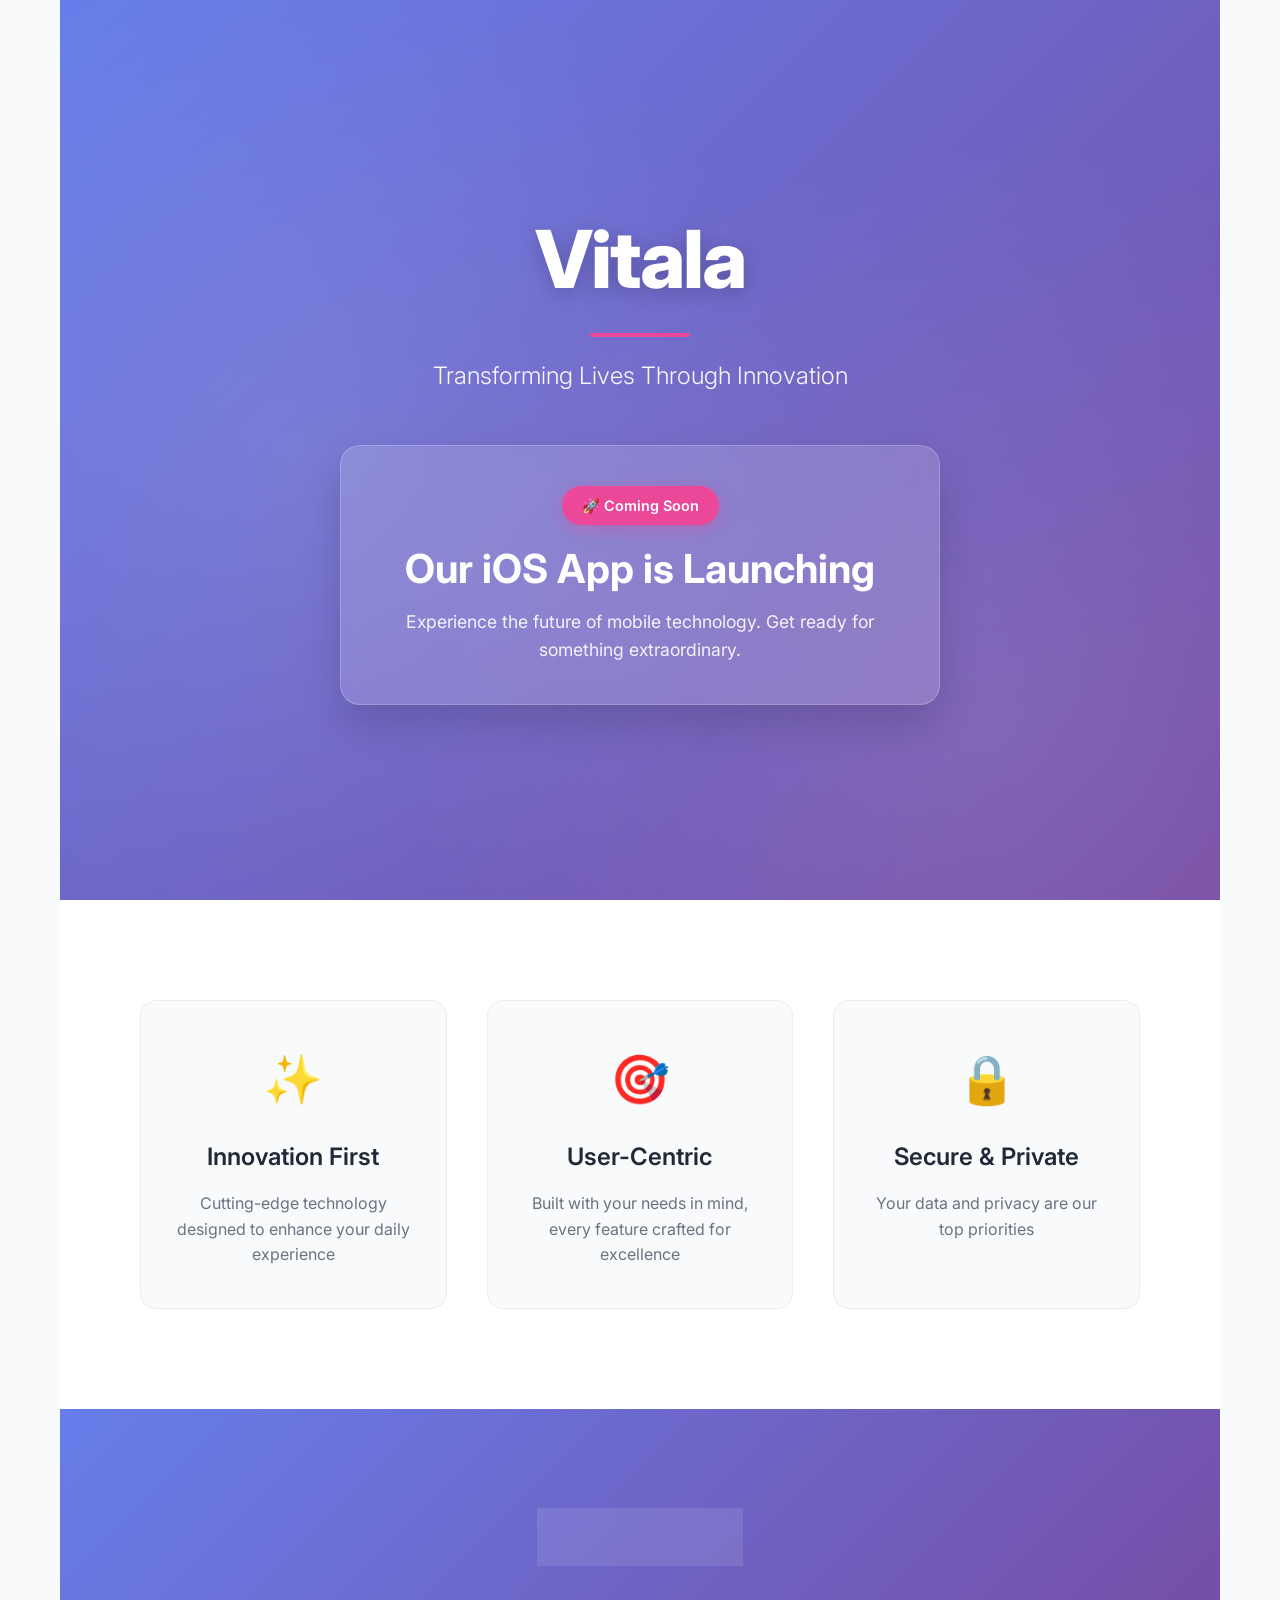
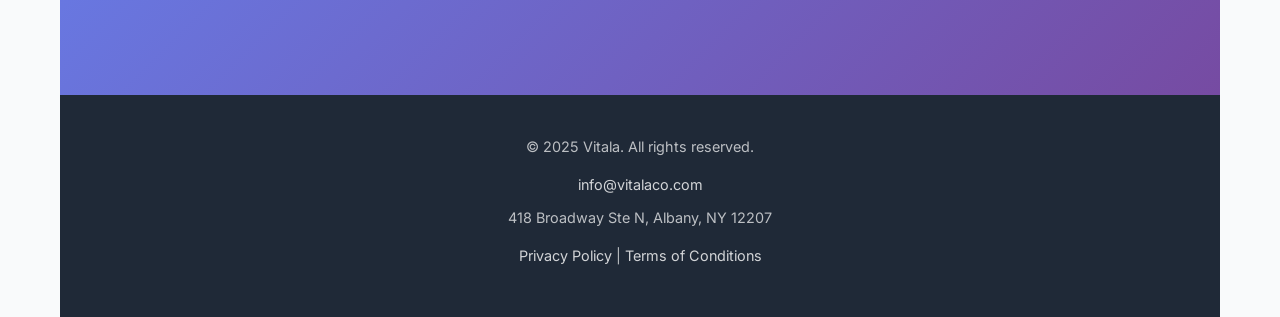
<file: index.html>
<!DOCTYPE html>
<html lang="en">
<head>
    <meta charset="UTF-8">
    <meta name="viewport" content="width=device-width, initial-scale=1.0">
    <title>Vitala - Coming Soon to iOS</title>
    <link rel="stylesheet" href="styles.css">
    <link rel="preconnect" href="https://fonts.googleapis.com">
    <link rel="preconnect" href="https://fonts.gstatic.com" crossorigin>
    <link href="https://fonts.googleapis.com/css2?family=Inter:wght@300;400;500;600;700;800&display=swap" rel="stylesheet">
</head>
<body>
    <div class="container">
        <!-- Hero Section -->
        <section class="hero">
            <div class="hero-content">
                <div class="logo-container">
                    <h1 class="logo">Vitala</h1>
                    <div class="logo-accent"></div>
                </div>
                <p class="tagline">Transforming Lives Through Innovation</p>
                <div class="announcement">
                    <div class="badge">🚀 Coming Soon</div>
                    <h2 class="announcement-title">Our iOS App is Launching</h2>
                    <p class="announcement-text">Experience the future of mobile technology. Get ready for something extraordinary.</p>
                </div>
            </div>
        </section>

        <!-- Features Section -->
        <section class="features">
            <div class="feature-grid">
                <div class="feature-card">
                    <div class="feature-icon">✨</div>
                    <h3>Innovation First</h3>
                    <p>Cutting-edge technology designed to enhance your daily experience</p>
                </div>
                <div class="feature-card">
                    <div class="feature-icon">🎯</div>
                    <h3>User-Centric</h3>
                    <p>Built with your needs in mind, every feature crafted for excellence</p>
                </div>
                <div class="feature-card">
                    <div class="feature-icon">🔒</div>
                    <h3>Secure & Private</h3>
                    <p>Your data and privacy are our top priorities</p>
                </div>
            </div>
        </section>

        <!-- CTA Section -->
        <section class="cta">
            <div class="contact-info">
                <a href="mailto:info@vitalaco.com" class="contact-email">info@vitalaco.com</a>
            </div>
        </section>

        <!-- Footer -->
        <footer>
            <p>&copy; 2025 Vitala. All rights reserved.</p>
            <p class="footer-contact"><a href="mailto:info@vitalaco.com">info@vitalaco.com</a></p>
            <p class="footer-address">418 Broadway Ste N, Albany, NY 12207</p>
            <p class="footer-links">
                <a href="privacy.html">Privacy Policy</a> | 
                <a href="terms.html">Terms of Conditions</a>
            </p>
        </footer>
    </div>

</body>
</html>
</file>
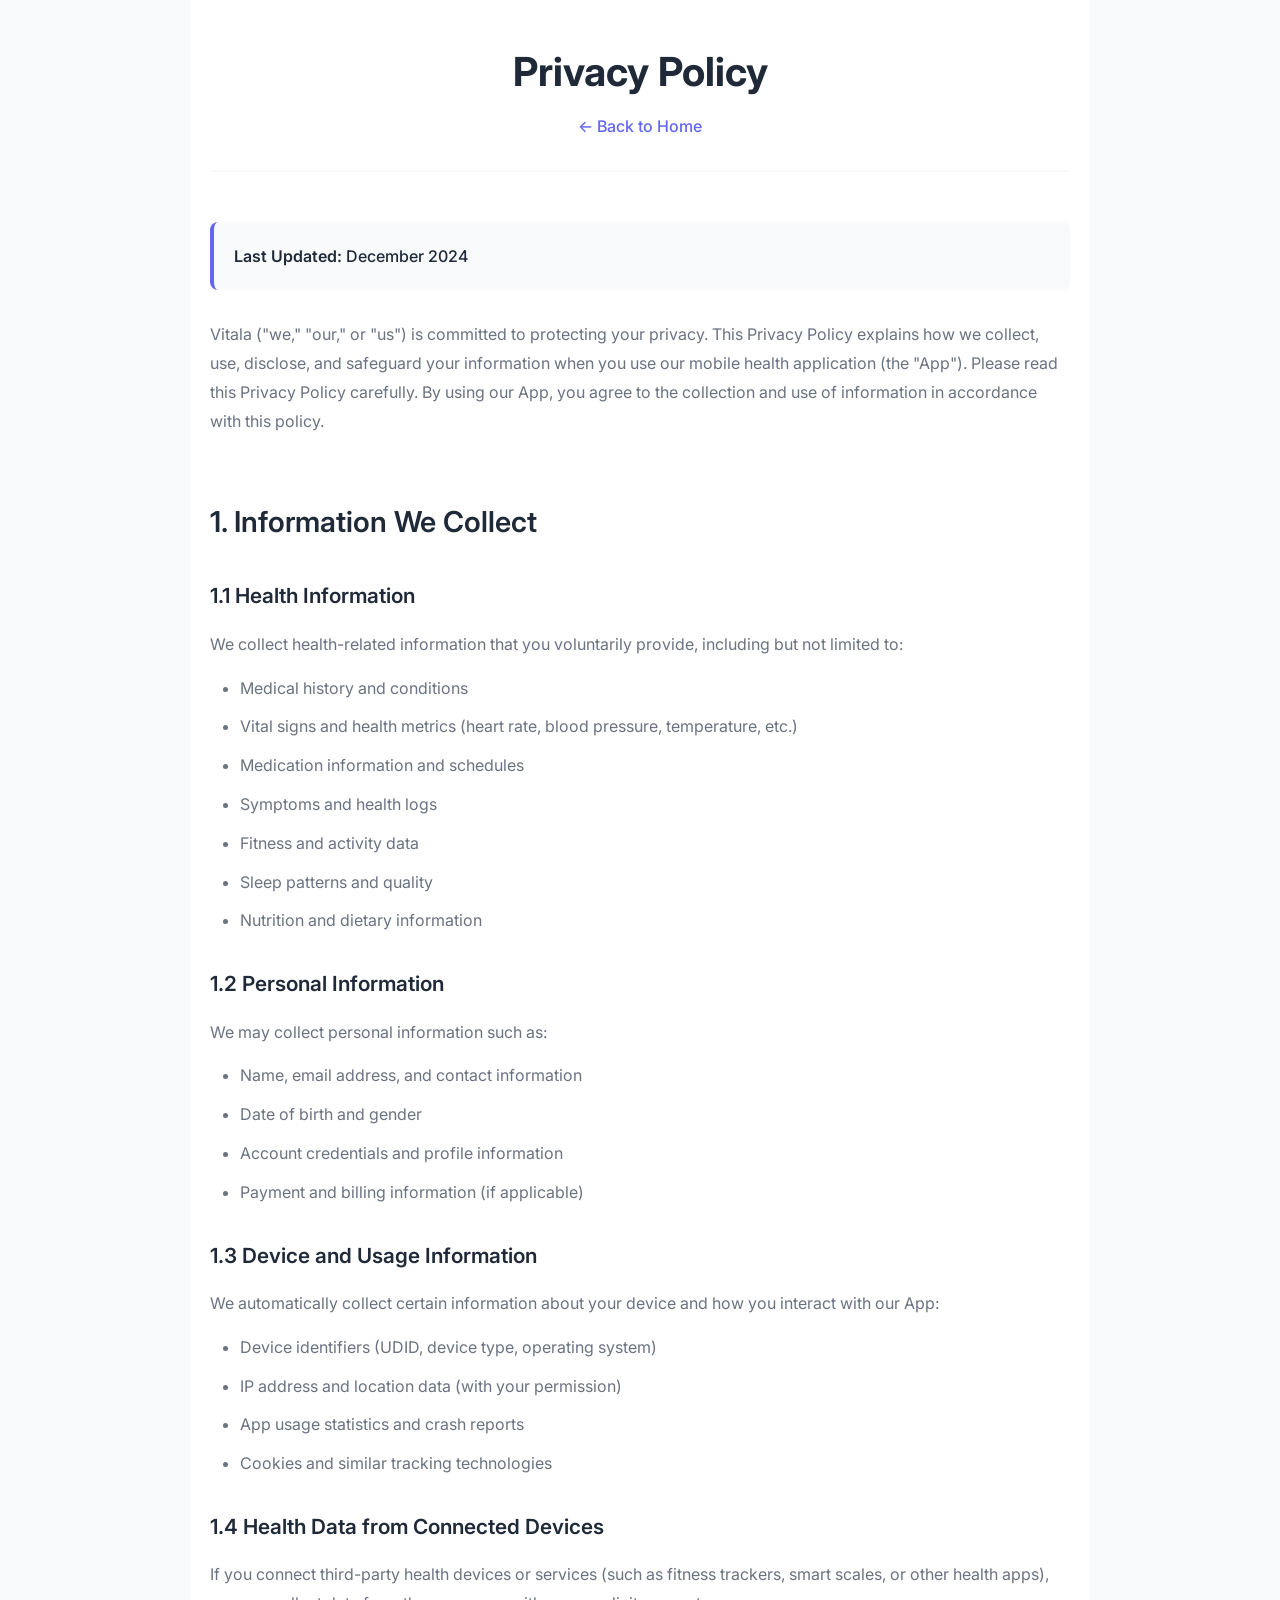
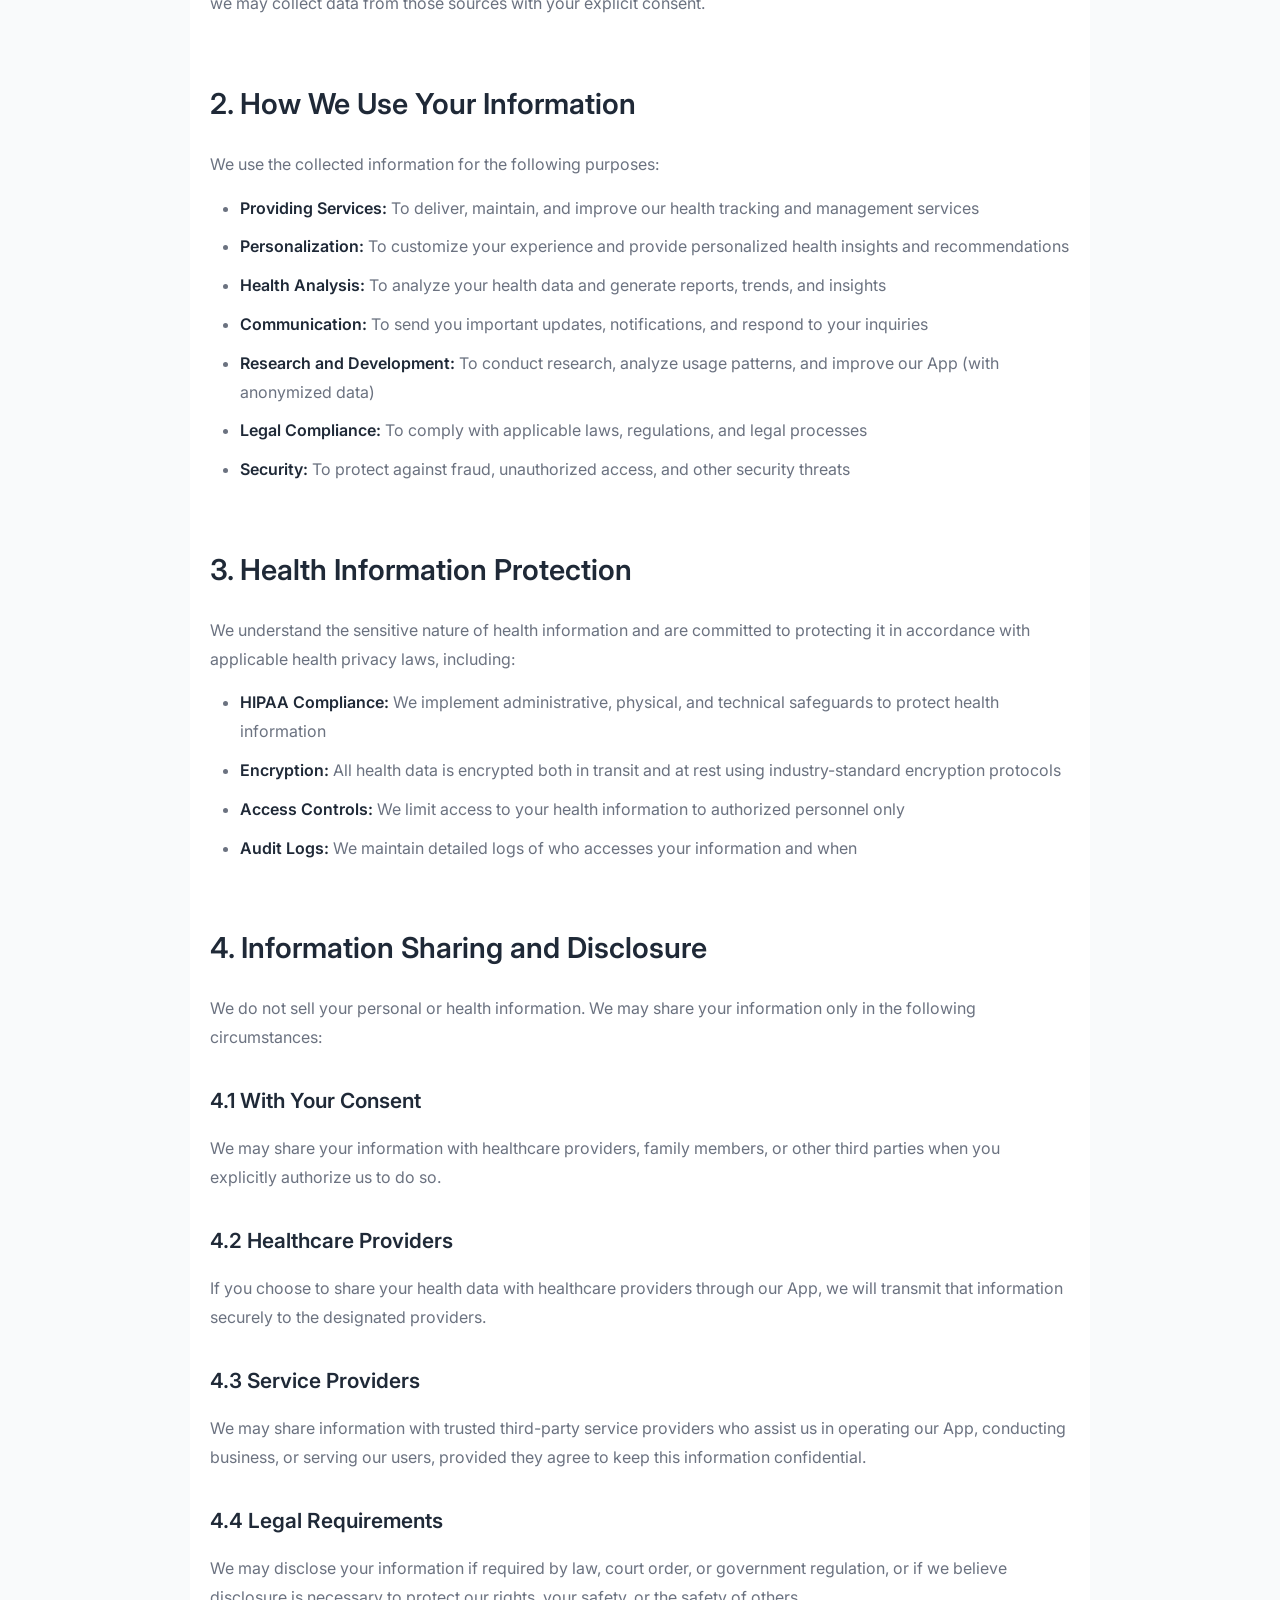
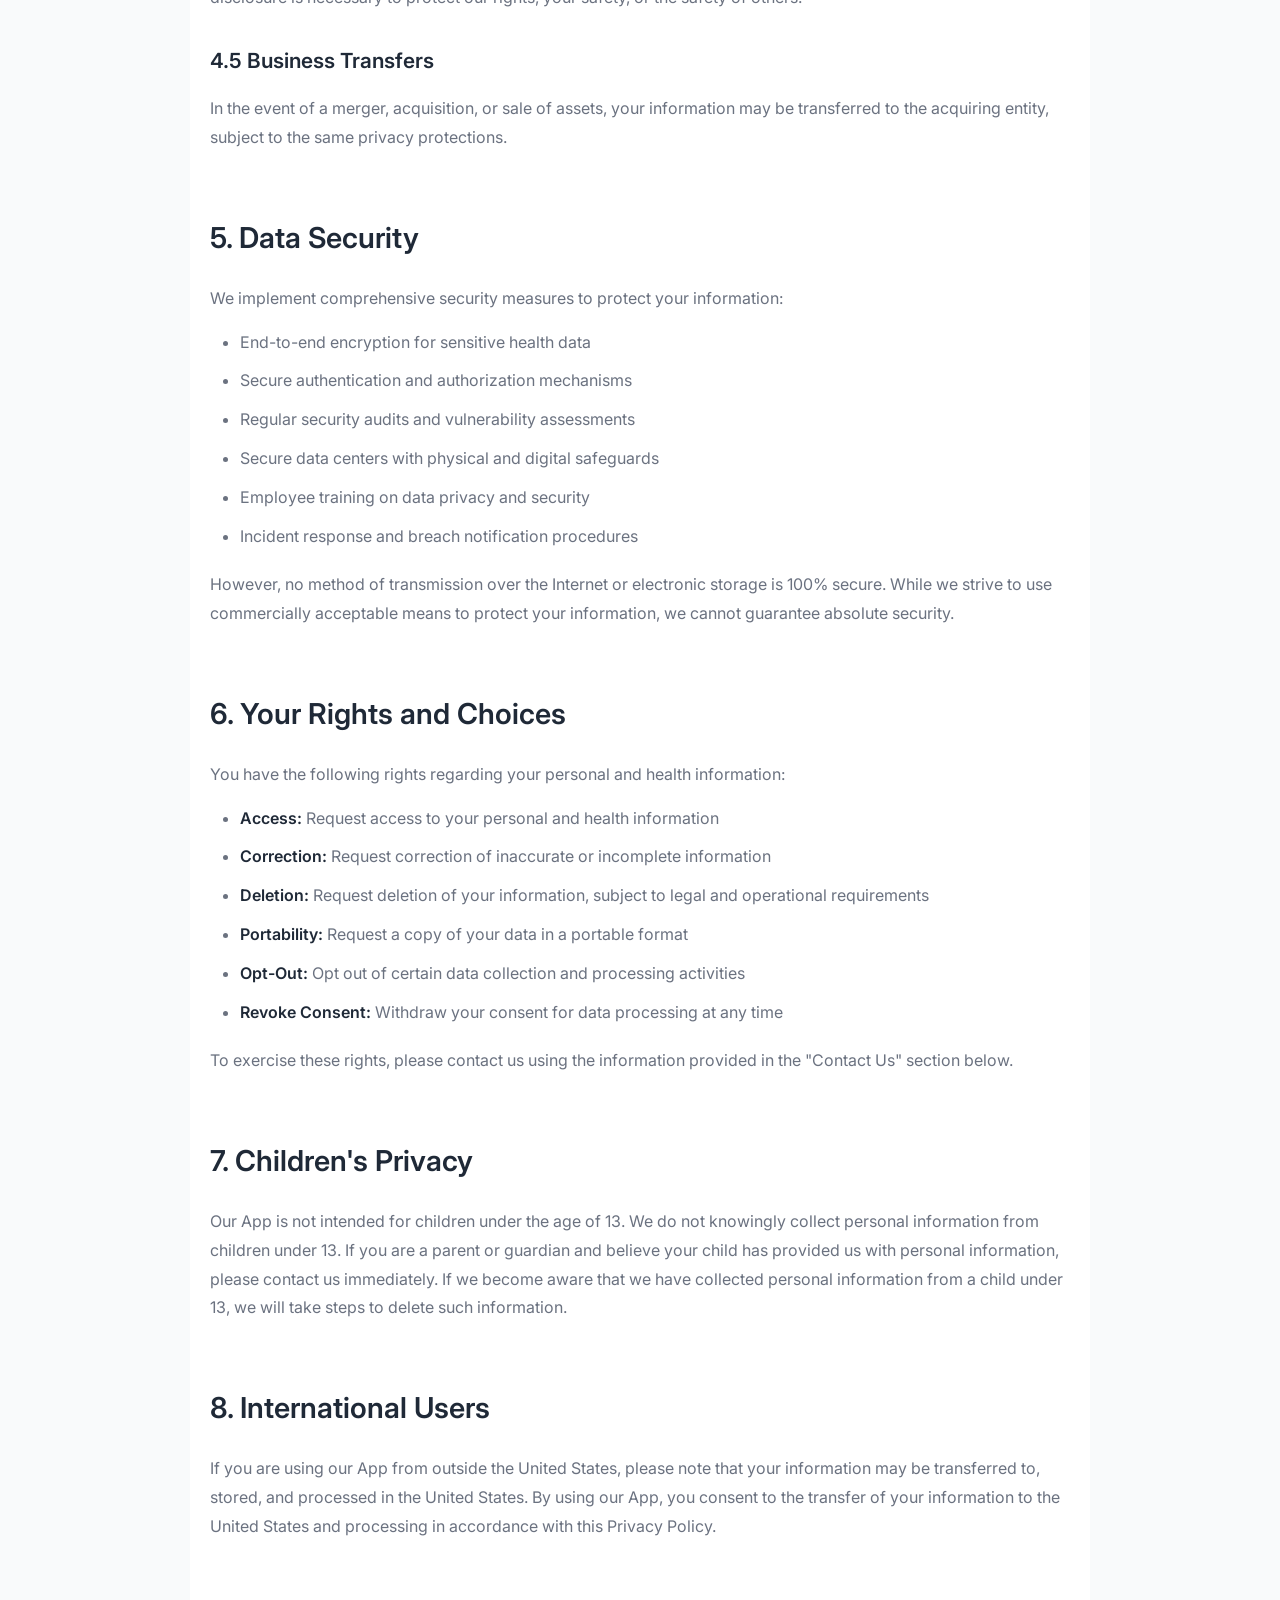
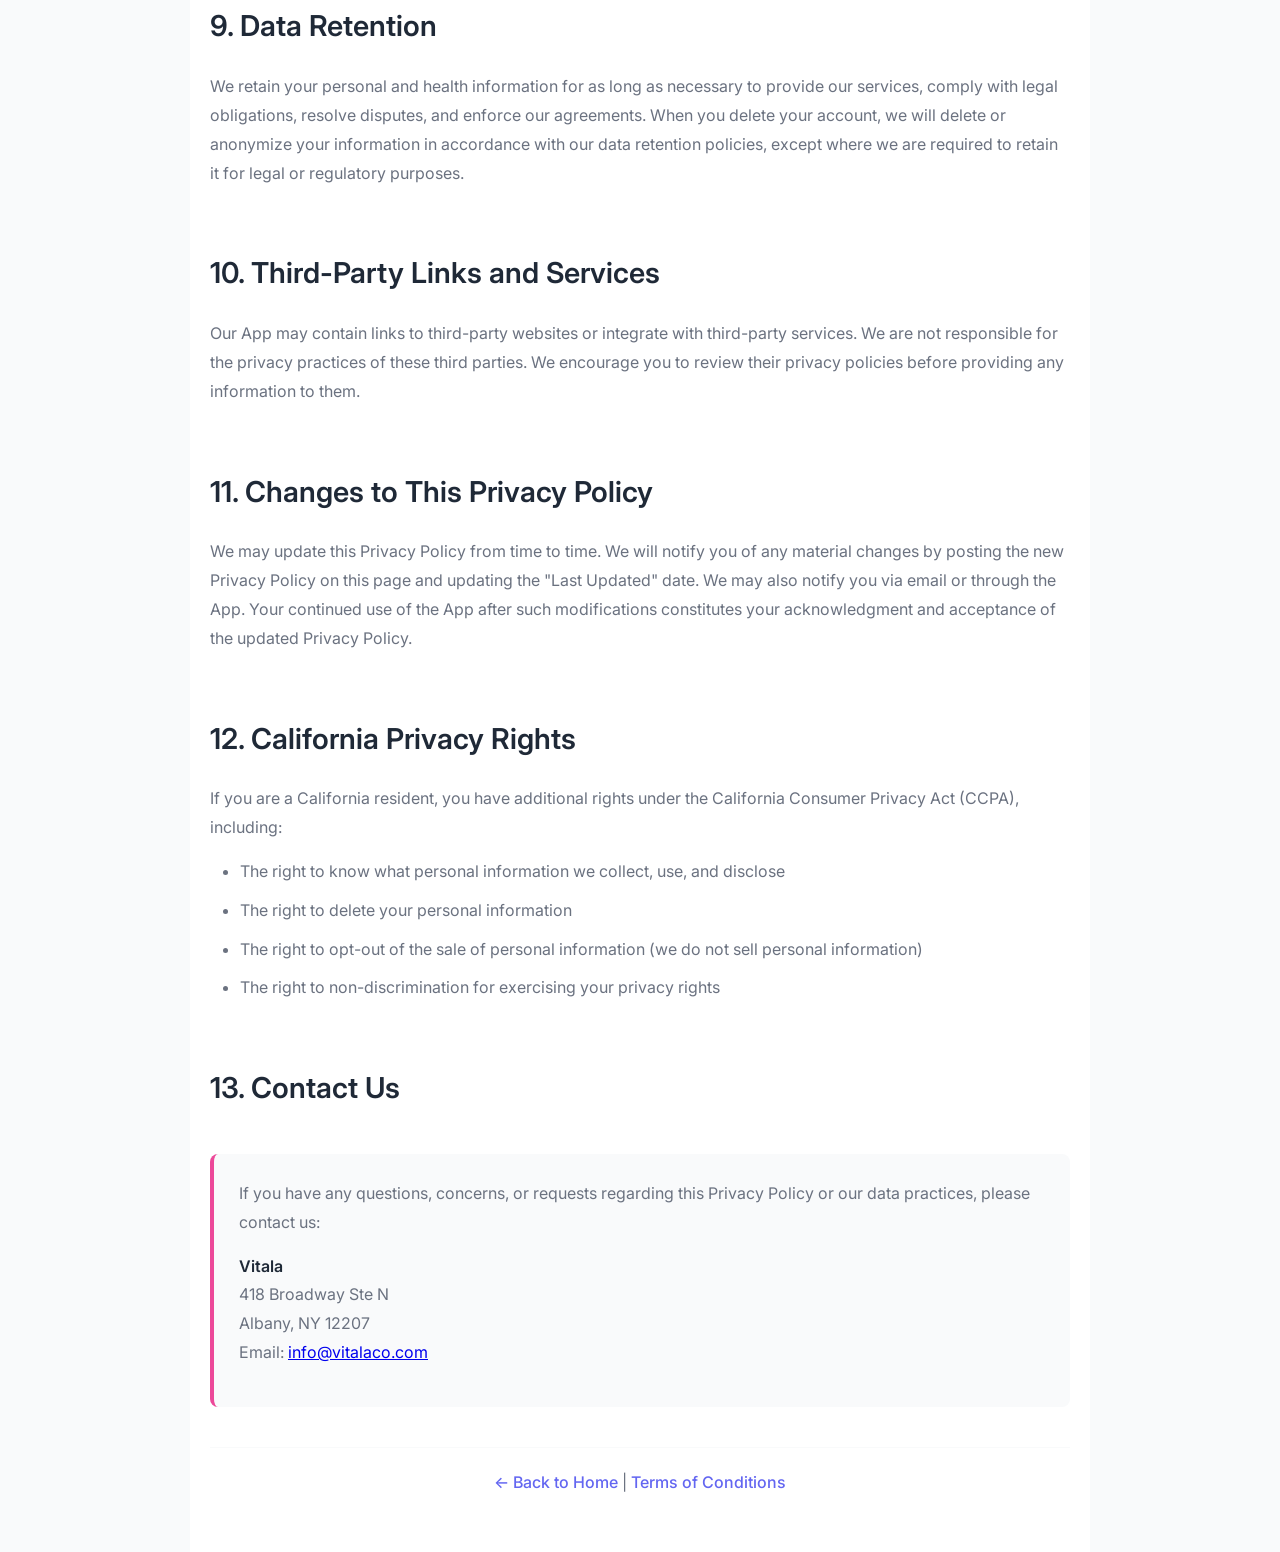
<file: privacy.html>
<!DOCTYPE html>
<html lang="en">
<head>
    <meta charset="UTF-8">
    <meta name="viewport" content="width=device-width, initial-scale=1.0">
    <title>Privacy Policy - Vitala</title>
    <link rel="stylesheet" href="styles.css">
    <link rel="preconnect" href="https://fonts.googleapis.com">
    <link rel="preconnect" href="https://fonts.gstatic.com" crossorigin>
    <link href="https://fonts.googleapis.com/css2?family=Inter:wght@300;400;500;600;700;800&display=swap" rel="stylesheet">
    <style>
        .privacy-container {
            max-width: 900px;
            margin: 0 auto;
            padding: 40px 20px;
            background: var(--white);
        }

        .privacy-header {
            text-align: center;
            margin-bottom: 50px;
            padding-bottom: 30px;
            border-bottom: 2px solid var(--bg-light);
        }

        .privacy-header h1 {
            font-size: 2.5rem;
            font-weight: 700;
            color: var(--text-primary);
            margin-bottom: 10px;
        }

        .privacy-header p {
            color: var(--text-secondary);
            font-size: 1rem;
        }

        .privacy-header a {
            color: var(--primary-color);
            text-decoration: none;
            font-weight: 500;
        }

        .privacy-header a:hover {
            text-decoration: underline;
        }

        .privacy-content {
            line-height: 1.8;
            color: var(--text-primary);
        }

        .privacy-content h2 {
            font-size: 1.8rem;
            font-weight: 600;
            color: var(--text-primary);
            margin-top: 40px;
            margin-bottom: 20px;
            padding-top: 20px;
        }

        .privacy-content h3 {
            font-size: 1.3rem;
            font-weight: 600;
            color: var(--text-primary);
            margin-top: 30px;
            margin-bottom: 15px;
        }

        .privacy-content p {
            margin-bottom: 15px;
            color: var(--text-secondary);
        }

        .privacy-content ul, .privacy-content ol {
            margin-bottom: 20px;
            padding-left: 30px;
            color: var(--text-secondary);
        }

        .privacy-content li {
            margin-bottom: 10px;
        }

        .privacy-content strong {
            color: var(--text-primary);
            font-weight: 600;
        }

        .last-updated {
            background: var(--bg-light);
            padding: 20px;
            border-radius: 8px;
            margin-bottom: 30px;
            border-left: 4px solid var(--primary-color);
        }

        .last-updated p {
            margin: 0;
            color: var(--text-primary);
            font-weight: 500;
        }

        .contact-box {
            background: var(--bg-light);
            padding: 25px;
            border-radius: 8px;
            margin-top: 40px;
            border-left: 4px solid var(--accent-color);
        }

        .contact-box h3 {
            margin-top: 0;
        }

        @media (max-width: 768px) {
            .privacy-header h1 {
                font-size: 2rem;
            }

            .privacy-content h2 {
                font-size: 1.5rem;
            }

            .privacy-content h3 {
                font-size: 1.1rem;
            }
        }
    </style>
</head>
<body>
    <div class="privacy-container">
        <div class="privacy-header">
            <h1>Privacy Policy</h1>
            <p><a href="index.html">← Back to Home</a></p>
        </div>

        <div class="privacy-content">
            <div class="last-updated">
                <p><strong>Last Updated:</strong> December 2024</p>
            </div>

            <p>Vitala ("we," "our," or "us") is committed to protecting your privacy. This Privacy Policy explains how we collect, use, disclose, and safeguard your information when you use our mobile health application (the "App"). Please read this Privacy Policy carefully. By using our App, you agree to the collection and use of information in accordance with this policy.</p>

            <h2>1. Information We Collect</h2>

            <h3>1.1 Health Information</h3>
            <p>We collect health-related information that you voluntarily provide, including but not limited to:</p>
            <ul>
                <li>Medical history and conditions</li>
                <li>Vital signs and health metrics (heart rate, blood pressure, temperature, etc.)</li>
                <li>Medication information and schedules</li>
                <li>Symptoms and health logs</li>
                <li>Fitness and activity data</li>
                <li>Sleep patterns and quality</li>
                <li>Nutrition and dietary information</li>
            </ul>

            <h3>1.2 Personal Information</h3>
            <p>We may collect personal information such as:</p>
            <ul>
                <li>Name, email address, and contact information</li>
                <li>Date of birth and gender</li>
                <li>Account credentials and profile information</li>
                <li>Payment and billing information (if applicable)</li>
            </ul>

            <h3>1.3 Device and Usage Information</h3>
            <p>We automatically collect certain information about your device and how you interact with our App:</p>
            <ul>
                <li>Device identifiers (UDID, device type, operating system)</li>
                <li>IP address and location data (with your permission)</li>
                <li>App usage statistics and crash reports</li>
                <li>Cookies and similar tracking technologies</li>
            </ul>

            <h3>1.4 Health Data from Connected Devices</h3>
            <p>If you connect third-party health devices or services (such as fitness trackers, smart scales, or other health apps), we may collect data from those sources with your explicit consent.</p>

            <h2>2. How We Use Your Information</h2>

            <p>We use the collected information for the following purposes:</p>
            <ul>
                <li><strong>Providing Services:</strong> To deliver, maintain, and improve our health tracking and management services</li>
                <li><strong>Personalization:</strong> To customize your experience and provide personalized health insights and recommendations</li>
                <li><strong>Health Analysis:</strong> To analyze your health data and generate reports, trends, and insights</li>
                <li><strong>Communication:</strong> To send you important updates, notifications, and respond to your inquiries</li>
                <li><strong>Research and Development:</strong> To conduct research, analyze usage patterns, and improve our App (with anonymized data)</li>
                <li><strong>Legal Compliance:</strong> To comply with applicable laws, regulations, and legal processes</li>
                <li><strong>Security:</strong> To protect against fraud, unauthorized access, and other security threats</li>
            </ul>

            <h2>3. Health Information Protection</h2>

            <p>We understand the sensitive nature of health information and are committed to protecting it in accordance with applicable health privacy laws, including:</p>
            <ul>
                <li><strong>HIPAA Compliance:</strong> We implement administrative, physical, and technical safeguards to protect health information</li>
                <li><strong>Encryption:</strong> All health data is encrypted both in transit and at rest using industry-standard encryption protocols</li>
                <li><strong>Access Controls:</strong> We limit access to your health information to authorized personnel only</li>
                <li><strong>Audit Logs:</strong> We maintain detailed logs of who accesses your information and when</li>
            </ul>

            <h2>4. Information Sharing and Disclosure</h2>

            <p>We do not sell your personal or health information. We may share your information only in the following circumstances:</p>

            <h3>4.1 With Your Consent</h3>
            <p>We may share your information with healthcare providers, family members, or other third parties when you explicitly authorize us to do so.</p>

            <h3>4.2 Healthcare Providers</h3>
            <p>If you choose to share your health data with healthcare providers through our App, we will transmit that information securely to the designated providers.</p>

            <h3>4.3 Service Providers</h3>
            <p>We may share information with trusted third-party service providers who assist us in operating our App, conducting business, or serving our users, provided they agree to keep this information confidential.</p>

            <h3>4.4 Legal Requirements</h3>
            <p>We may disclose your information if required by law, court order, or government regulation, or if we believe disclosure is necessary to protect our rights, your safety, or the safety of others.</p>

            <h3>4.5 Business Transfers</h3>
            <p>In the event of a merger, acquisition, or sale of assets, your information may be transferred to the acquiring entity, subject to the same privacy protections.</p>

            <h2>5. Data Security</h2>

            <p>We implement comprehensive security measures to protect your information:</p>
            <ul>
                <li>End-to-end encryption for sensitive health data</li>
                <li>Secure authentication and authorization mechanisms</li>
                <li>Regular security audits and vulnerability assessments</li>
                <li>Secure data centers with physical and digital safeguards</li>
                <li>Employee training on data privacy and security</li>
                <li>Incident response and breach notification procedures</li>
            </ul>

            <p>However, no method of transmission over the Internet or electronic storage is 100% secure. While we strive to use commercially acceptable means to protect your information, we cannot guarantee absolute security.</p>

            <h2>6. Your Rights and Choices</h2>

            <p>You have the following rights regarding your personal and health information:</p>
            <ul>
                <li><strong>Access:</strong> Request access to your personal and health information</li>
                <li><strong>Correction:</strong> Request correction of inaccurate or incomplete information</li>
                <li><strong>Deletion:</strong> Request deletion of your information, subject to legal and operational requirements</li>
                <li><strong>Portability:</strong> Request a copy of your data in a portable format</li>
                <li><strong>Opt-Out:</strong> Opt out of certain data collection and processing activities</li>
                <li><strong>Revoke Consent:</strong> Withdraw your consent for data processing at any time</li>
            </ul>

            <p>To exercise these rights, please contact us using the information provided in the "Contact Us" section below.</p>

            <h2>7. Children's Privacy</h2>

            <p>Our App is not intended for children under the age of 13. We do not knowingly collect personal information from children under 13. If you are a parent or guardian and believe your child has provided us with personal information, please contact us immediately. If we become aware that we have collected personal information from a child under 13, we will take steps to delete such information.</p>

            <h2>8. International Users</h2>

            <p>If you are using our App from outside the United States, please note that your information may be transferred to, stored, and processed in the United States. By using our App, you consent to the transfer of your information to the United States and processing in accordance with this Privacy Policy.</p>

            <h2>9. Data Retention</h2>

            <p>We retain your personal and health information for as long as necessary to provide our services, comply with legal obligations, resolve disputes, and enforce our agreements. When you delete your account, we will delete or anonymize your information in accordance with our data retention policies, except where we are required to retain it for legal or regulatory purposes.</p>

            <h2>10. Third-Party Links and Services</h2>

            <p>Our App may contain links to third-party websites or integrate with third-party services. We are not responsible for the privacy practices of these third parties. We encourage you to review their privacy policies before providing any information to them.</p>

            <h2>11. Changes to This Privacy Policy</h2>

            <p>We may update this Privacy Policy from time to time. We will notify you of any material changes by posting the new Privacy Policy on this page and updating the "Last Updated" date. We may also notify you via email or through the App. Your continued use of the App after such modifications constitutes your acknowledgment and acceptance of the updated Privacy Policy.</p>

            <h2>12. California Privacy Rights</h2>

            <p>If you are a California resident, you have additional rights under the California Consumer Privacy Act (CCPA), including:</p>
            <ul>
                <li>The right to know what personal information we collect, use, and disclose</li>
                <li>The right to delete your personal information</li>
                <li>The right to opt-out of the sale of personal information (we do not sell personal information)</li>
                <li>The right to non-discrimination for exercising your privacy rights</li>
            </ul>

            <h2>13. Contact Us</h2>

            <div class="contact-box">
                <p>If you have any questions, concerns, or requests regarding this Privacy Policy or our data practices, please contact us:</p>
                <p><strong>Vitala</strong><br>
                418 Broadway Ste N<br>
                Albany, NY 12207<br>
                Email: <a href="mailto:info@vitalaco.com">info@vitalaco.com</a></p>
            </div>

            <p style="margin-top: 40px; padding-top: 20px; border-top: 1px solid var(--bg-light); text-align: center; color: var(--text-secondary);">
                <a href="index.html" style="color: var(--primary-color); text-decoration: none; font-weight: 500;">← Back to Home</a> | 
                <a href="terms.html" style="color: var(--primary-color); text-decoration: none; font-weight: 500;">Terms of Conditions</a>
            </p>
        </div>
    </div>
</body>
</html>
</file>
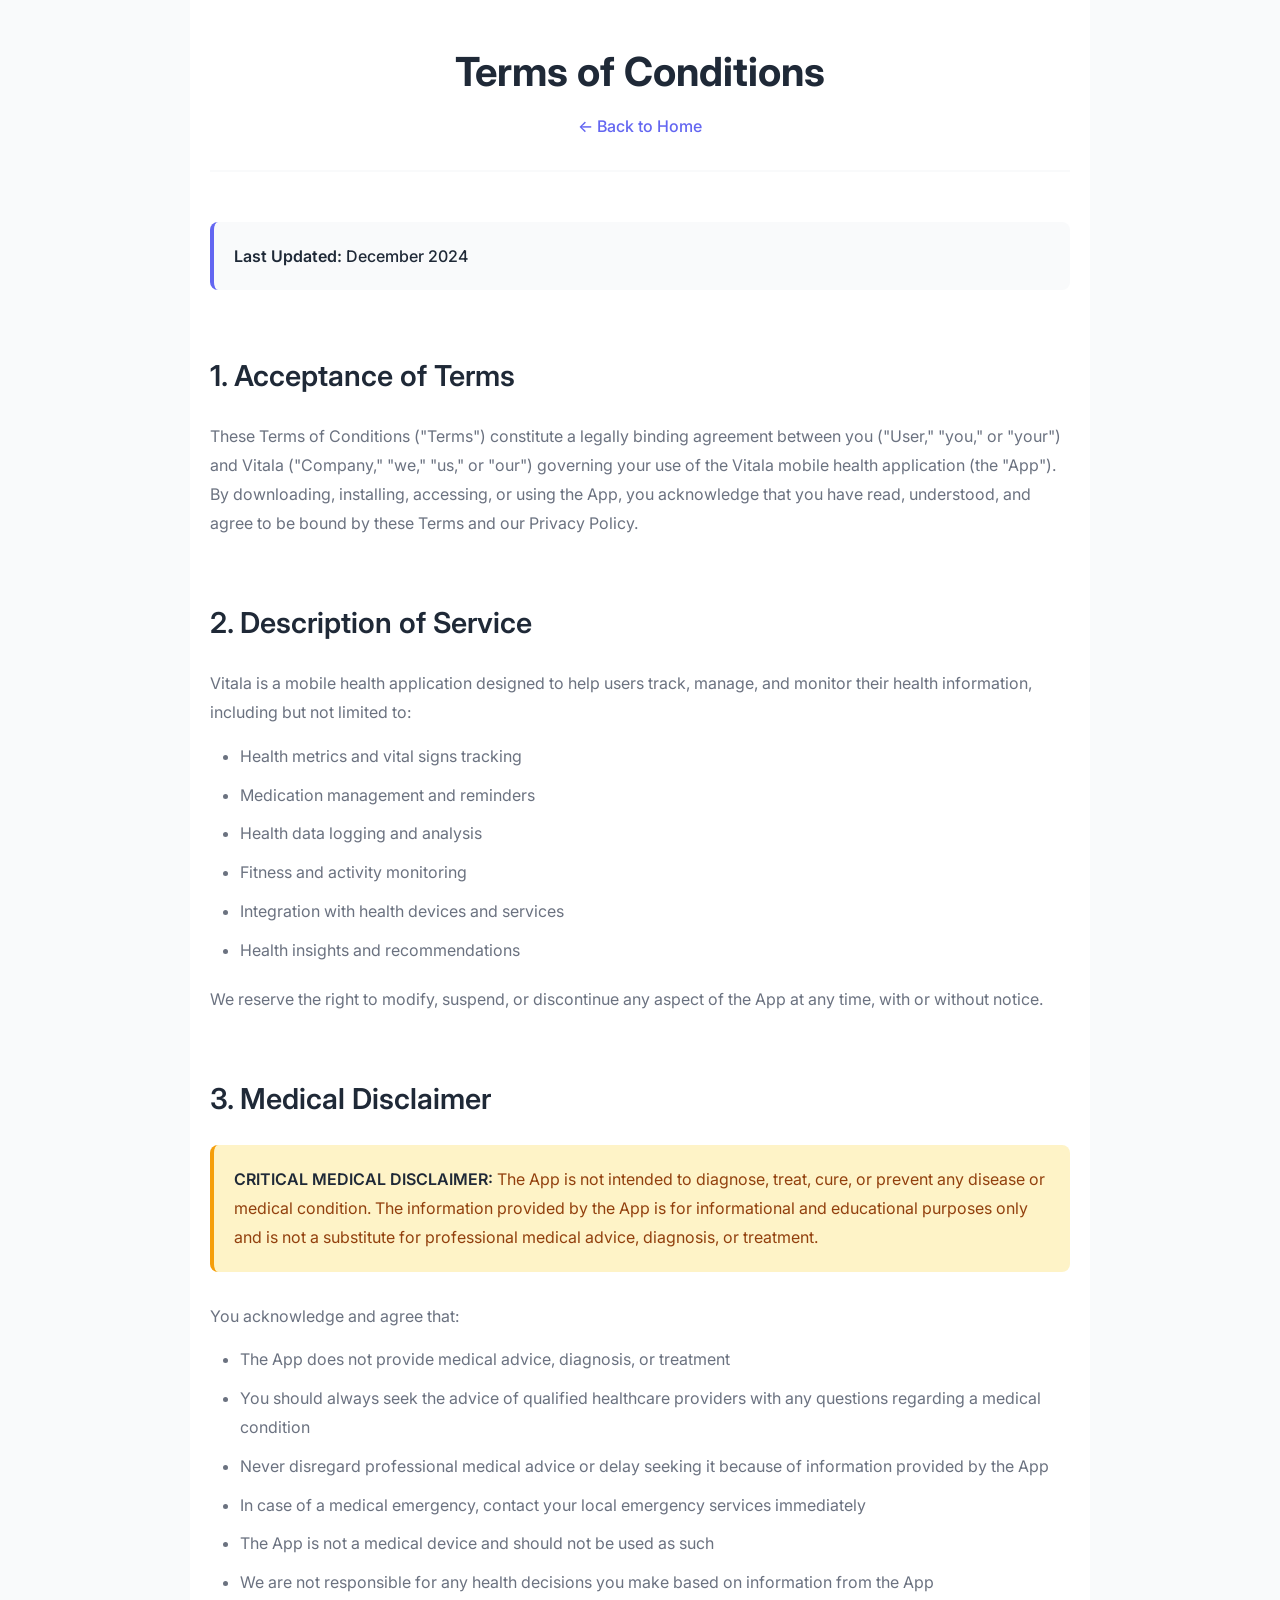
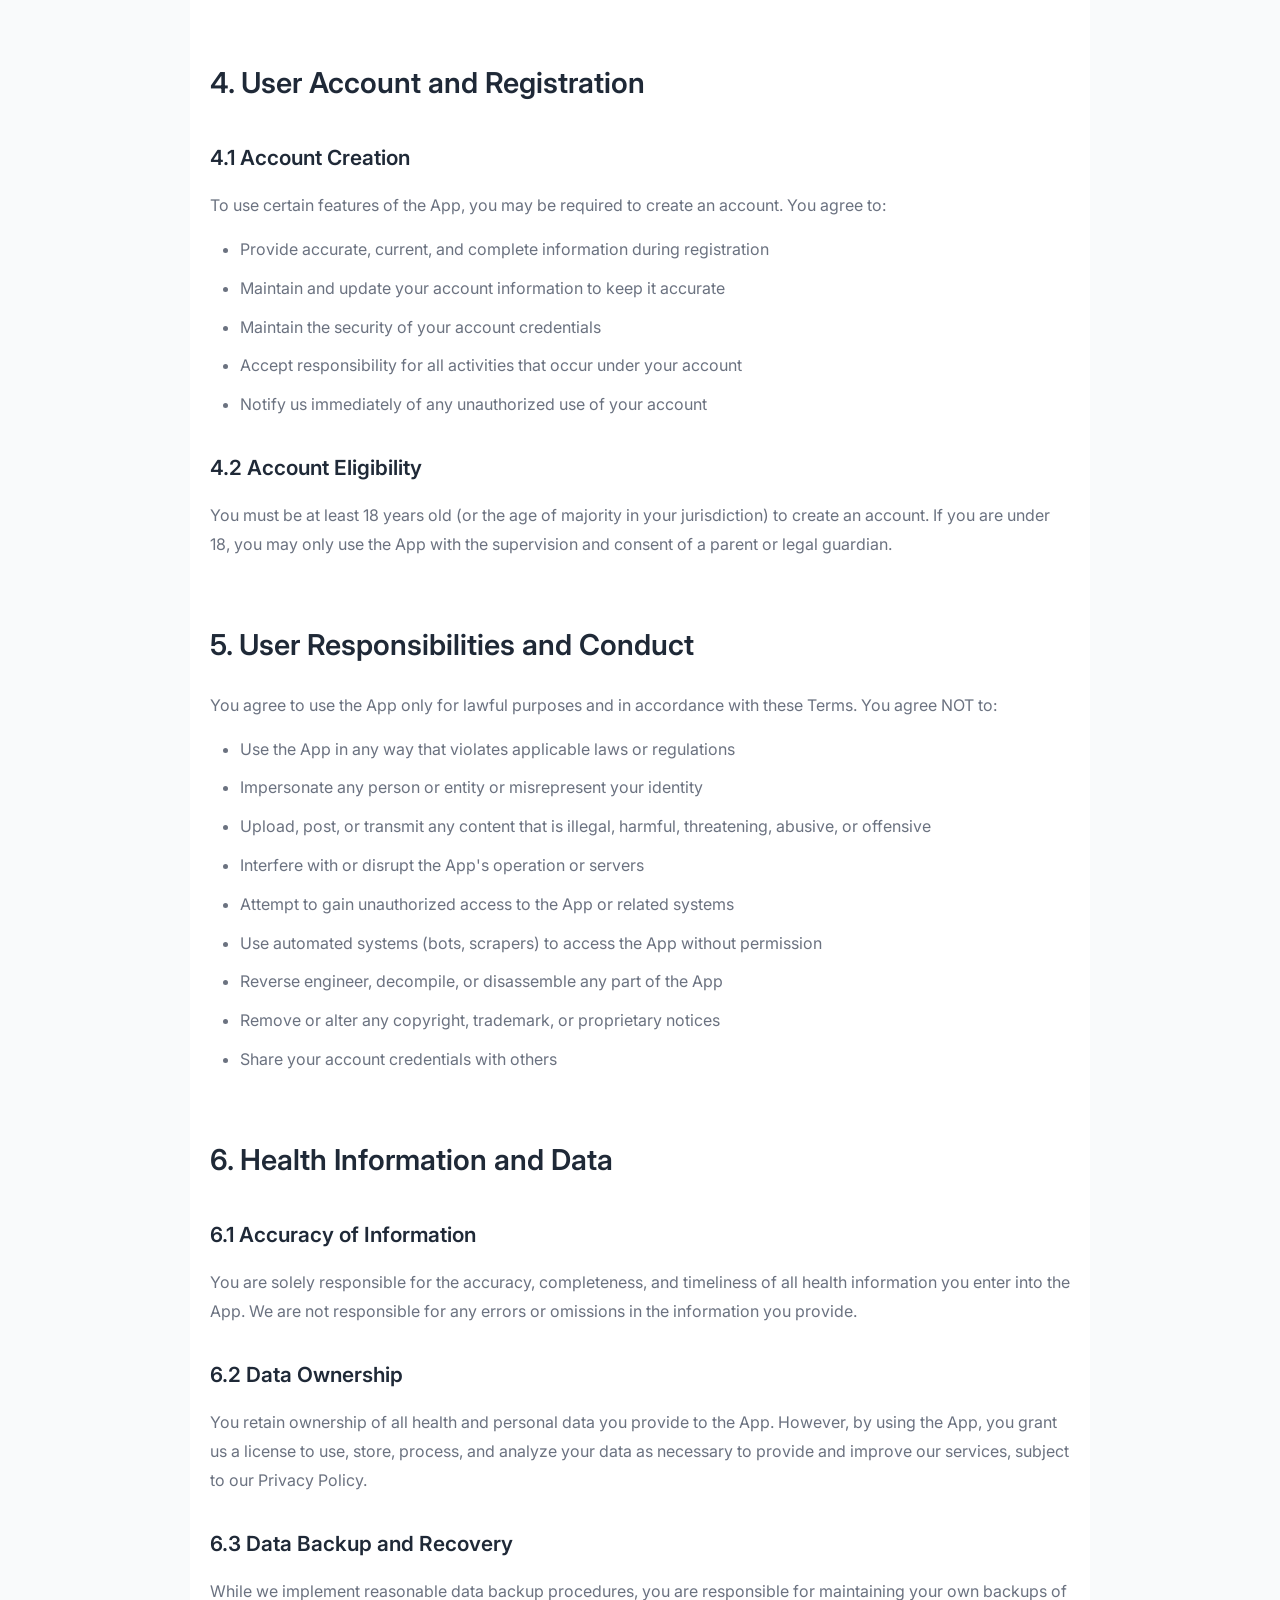
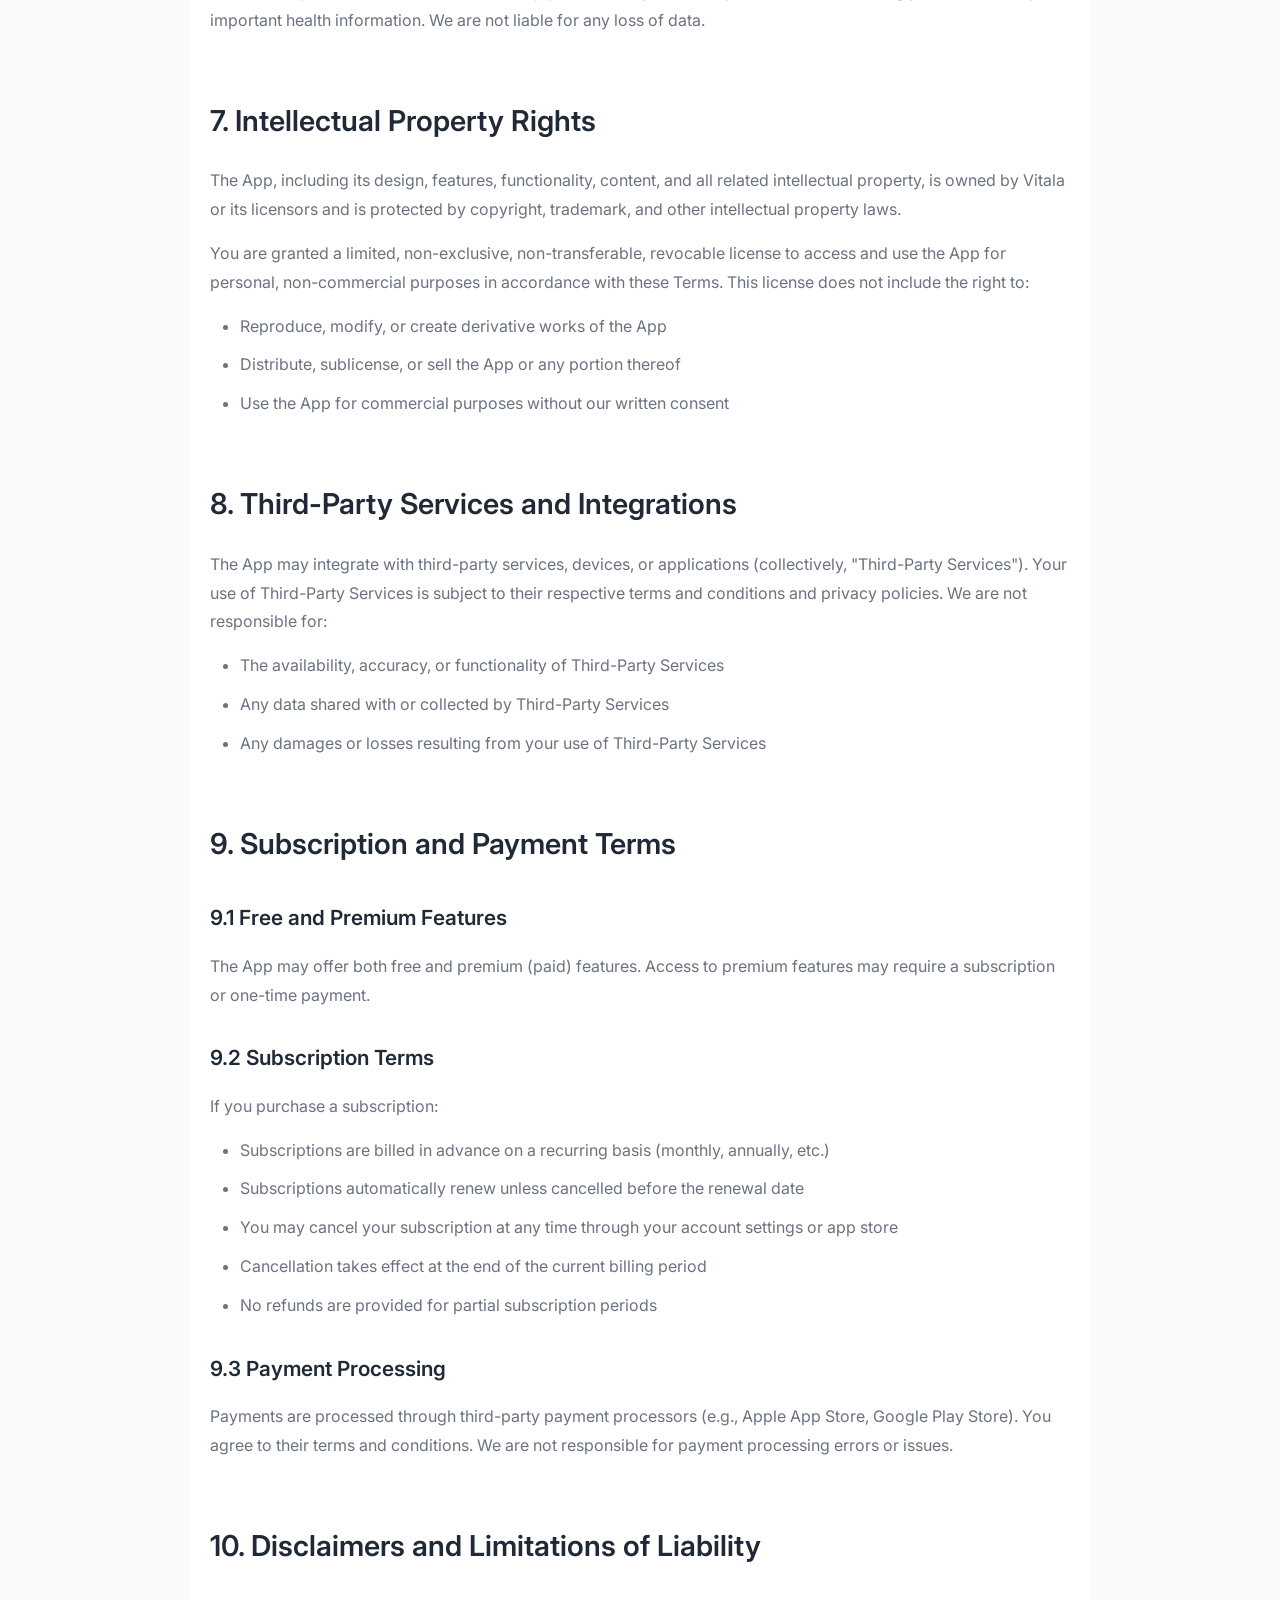
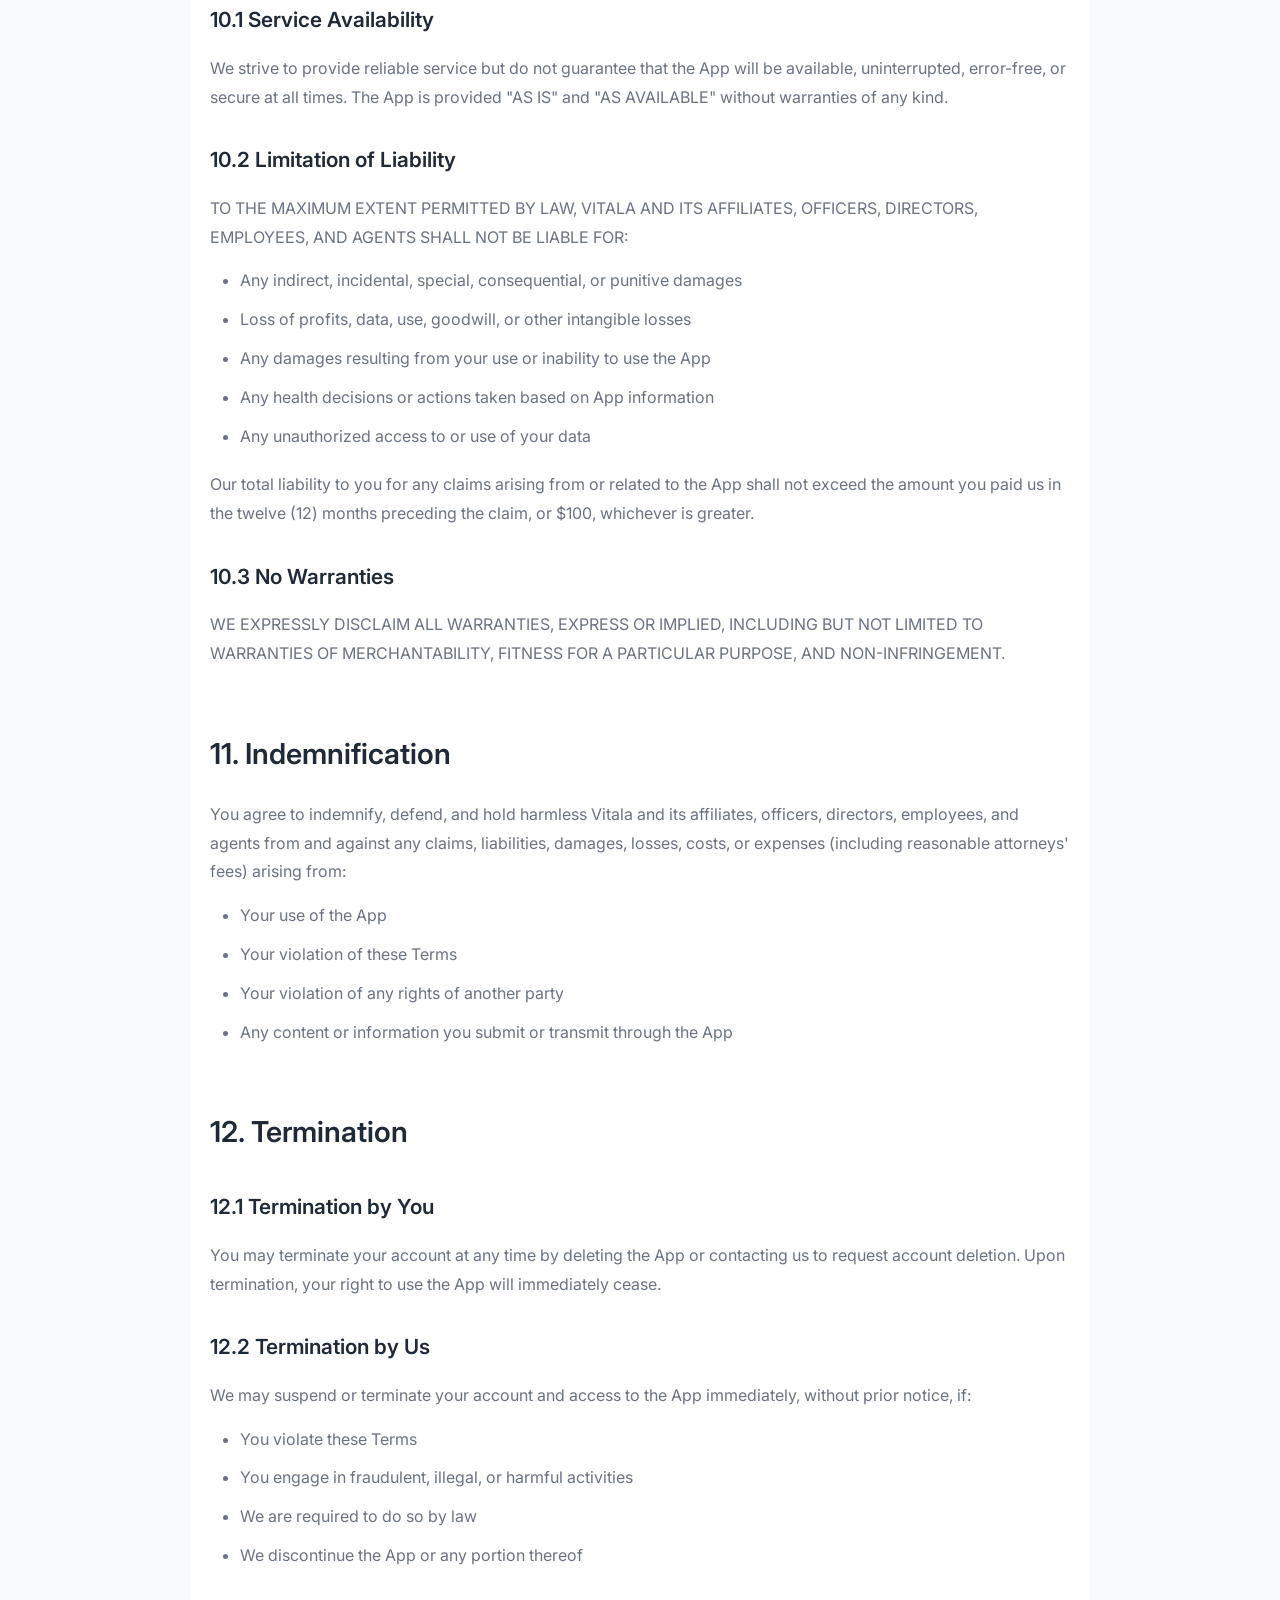
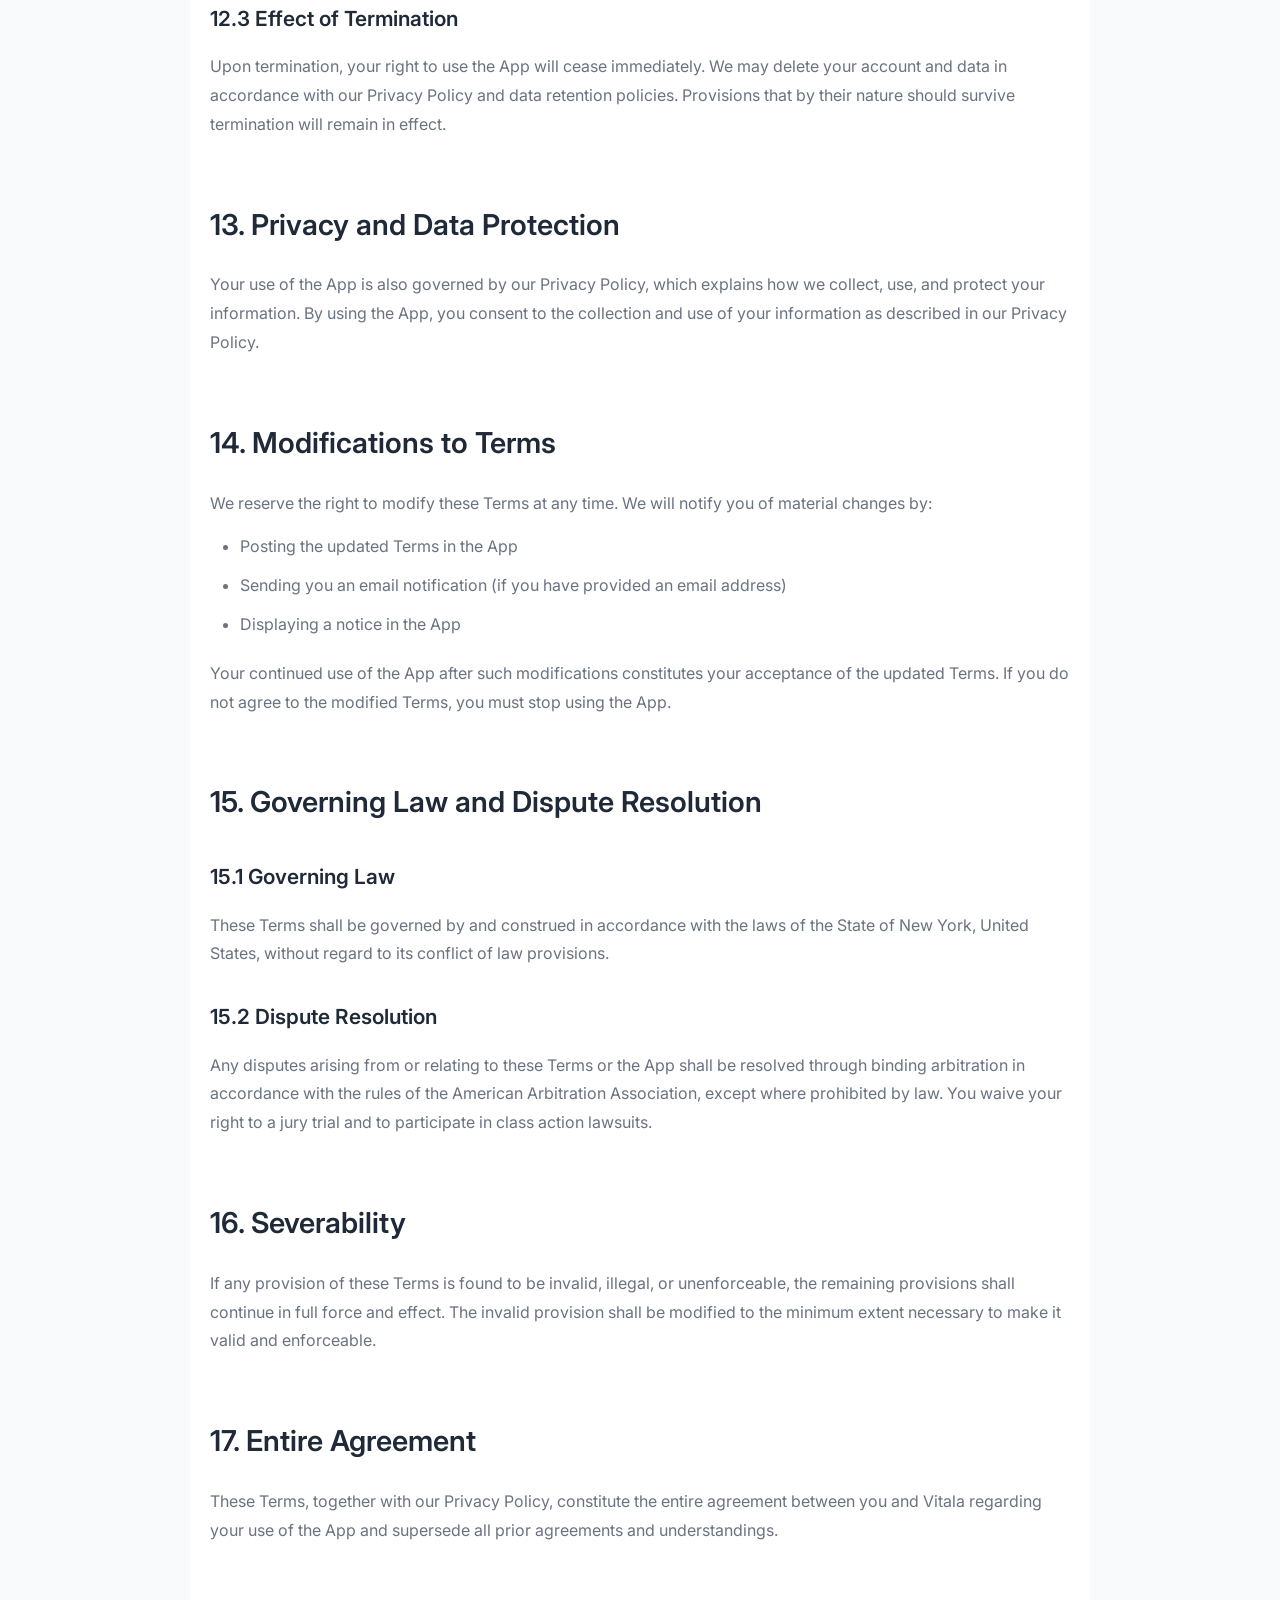
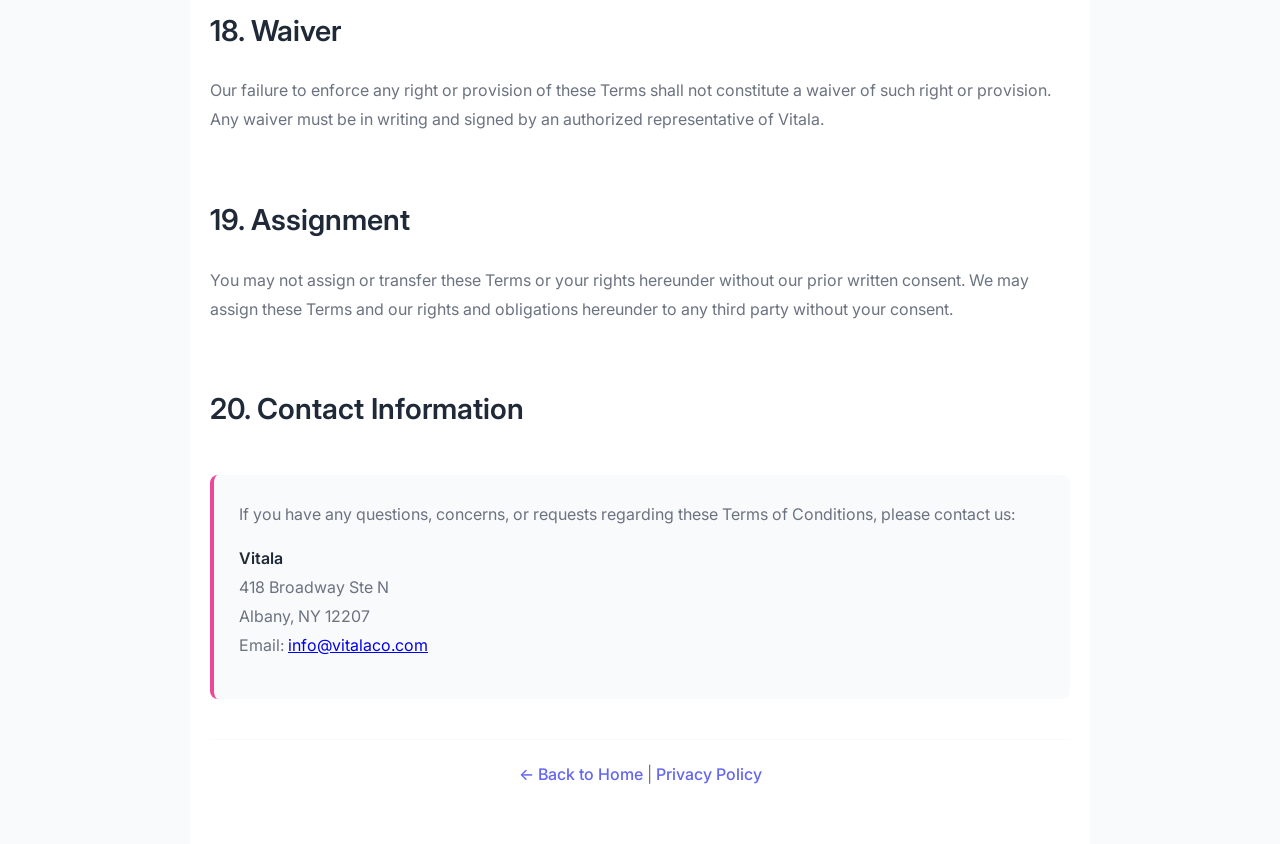
<file: terms.html>
<!DOCTYPE html>
<html lang="en">
<head>
    <meta charset="UTF-8">
    <meta name="viewport" content="width=device-width, initial-scale=1.0">
    <title>Terms of Conditions - Vitala</title>
    <link rel="stylesheet" href="styles.css">
    <link rel="preconnect" href="https://fonts.googleapis.com">
    <link rel="preconnect" href="https://fonts.gstatic.com" crossorigin>
    <link href="https://fonts.googleapis.com/css2?family=Inter:wght@300;400;500;600;700;800&display=swap" rel="stylesheet">
    <style>
        .terms-container {
            max-width: 900px;
            margin: 0 auto;
            padding: 40px 20px;
            background: var(--white);
        }

        .terms-header {
            text-align: center;
            margin-bottom: 50px;
            padding-bottom: 30px;
            border-bottom: 2px solid var(--bg-light);
        }

        .terms-header h1 {
            font-size: 2.5rem;
            font-weight: 700;
            color: var(--text-primary);
            margin-bottom: 10px;
        }

        .terms-header p {
            color: var(--text-secondary);
            font-size: 1rem;
        }

        .terms-header a {
            color: var(--primary-color);
            text-decoration: none;
            font-weight: 500;
        }

        .terms-header a:hover {
            text-decoration: underline;
        }

        .terms-content {
            line-height: 1.8;
            color: var(--text-primary);
        }

        .terms-content h2 {
            font-size: 1.8rem;
            font-weight: 600;
            color: var(--text-primary);
            margin-top: 40px;
            margin-bottom: 20px;
            padding-top: 20px;
        }

        .terms-content h3 {
            font-size: 1.3rem;
            font-weight: 600;
            color: var(--text-primary);
            margin-top: 30px;
            margin-bottom: 15px;
        }

        .terms-content p {
            margin-bottom: 15px;
            color: var(--text-secondary);
        }

        .terms-content ul, .terms-content ol {
            margin-bottom: 20px;
            padding-left: 30px;
            color: var(--text-secondary);
        }

        .terms-content li {
            margin-bottom: 10px;
        }

        .terms-content strong {
            color: var(--text-primary);
            font-weight: 600;
        }

        .last-updated {
            background: var(--bg-light);
            padding: 20px;
            border-radius: 8px;
            margin-bottom: 30px;
            border-left: 4px solid var(--primary-color);
        }

        .last-updated p {
            margin: 0;
            color: var(--text-primary);
            font-weight: 500;
        }

        .important-notice {
            background: #fef3c7;
            border-left: 4px solid #f59e0b;
            padding: 20px;
            border-radius: 8px;
            margin-bottom: 30px;
        }

        .important-notice p {
            margin: 0;
            color: #92400e;
        }

        .contact-box {
            background: var(--bg-light);
            padding: 25px;
            border-radius: 8px;
            margin-top: 40px;
            border-left: 4px solid var(--accent-color);
        }

        .contact-box h3 {
            margin-top: 0;
        }

        @media (max-width: 768px) {
            .terms-header h1 {
                font-size: 2rem;
            }

            .terms-content h2 {
                font-size: 1.5rem;
            }

            .terms-content h3 {
                font-size: 1.1rem;
            }
        }
    </style>
</head>
<body>
    <div class="terms-container">
        <div class="terms-header">
            <h1>Terms of Conditions</h1>
            <p><a href="index.html">← Back to Home</a></p>
        </div>

        <div class="terms-content">
            <div class="last-updated">
                <p><strong>Last Updated:</strong> December 2024</p>
            </div>

            <h2>1. Acceptance of Terms</h2>
            <p>These Terms of Conditions ("Terms") constitute a legally binding agreement between you ("User," "you," or "your") and Vitala ("Company," "we," "us," or "our") governing your use of the Vitala mobile health application (the "App"). By downloading, installing, accessing, or using the App, you acknowledge that you have read, understood, and agree to be bound by these Terms and our Privacy Policy.</p>

            <h2>2. Description of Service</h2>
            <p>Vitala is a mobile health application designed to help users track, manage, and monitor their health information, including but not limited to:</p>
            <ul>
                <li>Health metrics and vital signs tracking</li>
                <li>Medication management and reminders</li>
                <li>Health data logging and analysis</li>
                <li>Fitness and activity monitoring</li>
                <li>Integration with health devices and services</li>
                <li>Health insights and recommendations</li>
            </ul>
            <p>We reserve the right to modify, suspend, or discontinue any aspect of the App at any time, with or without notice.</p>

            <h2>3. Medical Disclaimer</h2>
            <div class="important-notice">
                <p><strong>CRITICAL MEDICAL DISCLAIMER:</strong> The App is not intended to diagnose, treat, cure, or prevent any disease or medical condition. The information provided by the App is for informational and educational purposes only and is not a substitute for professional medical advice, diagnosis, or treatment.</p>
            </div>
            <p>You acknowledge and agree that:</p>
            <ul>
                <li>The App does not provide medical advice, diagnosis, or treatment</li>
                <li>You should always seek the advice of qualified healthcare providers with any questions regarding a medical condition</li>
                <li>Never disregard professional medical advice or delay seeking it because of information provided by the App</li>
                <li>In case of a medical emergency, contact your local emergency services immediately</li>
                <li>The App is not a medical device and should not be used as such</li>
                <li>We are not responsible for any health decisions you make based on information from the App</li>
            </ul>

            <h2>4. User Account and Registration</h2>
            <h3>4.1 Account Creation</h3>
            <p>To use certain features of the App, you may be required to create an account. You agree to:</p>
            <ul>
                <li>Provide accurate, current, and complete information during registration</li>
                <li>Maintain and update your account information to keep it accurate</li>
                <li>Maintain the security of your account credentials</li>
                <li>Accept responsibility for all activities that occur under your account</li>
                <li>Notify us immediately of any unauthorized use of your account</li>
            </ul>

            <h3>4.2 Account Eligibility</h3>
            <p>You must be at least 18 years old (or the age of majority in your jurisdiction) to create an account. If you are under 18, you may only use the App with the supervision and consent of a parent or legal guardian.</p>

            <h2>5. User Responsibilities and Conduct</h2>
            <p>You agree to use the App only for lawful purposes and in accordance with these Terms. You agree NOT to:</p>
            <ul>
                <li>Use the App in any way that violates applicable laws or regulations</li>
                <li>Impersonate any person or entity or misrepresent your identity</li>
                <li>Upload, post, or transmit any content that is illegal, harmful, threatening, abusive, or offensive</li>
                <li>Interfere with or disrupt the App's operation or servers</li>
                <li>Attempt to gain unauthorized access to the App or related systems</li>
                <li>Use automated systems (bots, scrapers) to access the App without permission</li>
                <li>Reverse engineer, decompile, or disassemble any part of the App</li>
                <li>Remove or alter any copyright, trademark, or proprietary notices</li>
                <li>Share your account credentials with others</li>
            </ul>

            <h2>6. Health Information and Data</h2>
            <h3>6.1 Accuracy of Information</h3>
            <p>You are solely responsible for the accuracy, completeness, and timeliness of all health information you enter into the App. We are not responsible for any errors or omissions in the information you provide.</p>

            <h3>6.2 Data Ownership</h3>
            <p>You retain ownership of all health and personal data you provide to the App. However, by using the App, you grant us a license to use, store, process, and analyze your data as necessary to provide and improve our services, subject to our Privacy Policy.</p>

            <h3>6.3 Data Backup and Recovery</h3>
            <p>While we implement reasonable data backup procedures, you are responsible for maintaining your own backups of important health information. We are not liable for any loss of data.</p>

            <h2>7. Intellectual Property Rights</h2>
            <p>The App, including its design, features, functionality, content, and all related intellectual property, is owned by Vitala or its licensors and is protected by copyright, trademark, and other intellectual property laws.</p>
            <p>You are granted a limited, non-exclusive, non-transferable, revocable license to access and use the App for personal, non-commercial purposes in accordance with these Terms. This license does not include the right to:</p>
            <ul>
                <li>Reproduce, modify, or create derivative works of the App</li>
                <li>Distribute, sublicense, or sell the App or any portion thereof</li>
                <li>Use the App for commercial purposes without our written consent</li>
            </ul>

            <h2>8. Third-Party Services and Integrations</h2>
            <p>The App may integrate with third-party services, devices, or applications (collectively, "Third-Party Services"). Your use of Third-Party Services is subject to their respective terms and conditions and privacy policies. We are not responsible for:</p>
            <ul>
                <li>The availability, accuracy, or functionality of Third-Party Services</li>
                <li>Any data shared with or collected by Third-Party Services</li>
                <li>Any damages or losses resulting from your use of Third-Party Services</li>
            </ul>

            <h2>9. Subscription and Payment Terms</h2>
            <h3>9.1 Free and Premium Features</h3>
            <p>The App may offer both free and premium (paid) features. Access to premium features may require a subscription or one-time payment.</p>

            <h3>9.2 Subscription Terms</h3>
            <p>If you purchase a subscription:</p>
            <ul>
                <li>Subscriptions are billed in advance on a recurring basis (monthly, annually, etc.)</li>
                <li>Subscriptions automatically renew unless cancelled before the renewal date</li>
                <li>You may cancel your subscription at any time through your account settings or app store</li>
                <li>Cancellation takes effect at the end of the current billing period</li>
                <li>No refunds are provided for partial subscription periods</li>
            </ul>

            <h3>9.3 Payment Processing</h3>
            <p>Payments are processed through third-party payment processors (e.g., Apple App Store, Google Play Store). You agree to their terms and conditions. We are not responsible for payment processing errors or issues.</p>

            <h2>10. Disclaimers and Limitations of Liability</h2>
            <h3>10.1 Service Availability</h3>
            <p>We strive to provide reliable service but do not guarantee that the App will be available, uninterrupted, error-free, or secure at all times. The App is provided "AS IS" and "AS AVAILABLE" without warranties of any kind.</p>

            <h3>10.2 Limitation of Liability</h3>
            <p>TO THE MAXIMUM EXTENT PERMITTED BY LAW, VITALA AND ITS AFFILIATES, OFFICERS, DIRECTORS, EMPLOYEES, AND AGENTS SHALL NOT BE LIABLE FOR:</p>
            <ul>
                <li>Any indirect, incidental, special, consequential, or punitive damages</li>
                <li>Loss of profits, data, use, goodwill, or other intangible losses</li>
                <li>Any damages resulting from your use or inability to use the App</li>
                <li>Any health decisions or actions taken based on App information</li>
                <li>Any unauthorized access to or use of your data</li>
            </ul>
            <p>Our total liability to you for any claims arising from or related to the App shall not exceed the amount you paid us in the twelve (12) months preceding the claim, or $100, whichever is greater.</p>

            <h3>10.3 No Warranties</h3>
            <p>WE EXPRESSLY DISCLAIM ALL WARRANTIES, EXPRESS OR IMPLIED, INCLUDING BUT NOT LIMITED TO WARRANTIES OF MERCHANTABILITY, FITNESS FOR A PARTICULAR PURPOSE, AND NON-INFRINGEMENT.</p>

            <h2>11. Indemnification</h2>
            <p>You agree to indemnify, defend, and hold harmless Vitala and its affiliates, officers, directors, employees, and agents from and against any claims, liabilities, damages, losses, costs, or expenses (including reasonable attorneys' fees) arising from:</p>
            <ul>
                <li>Your use of the App</li>
                <li>Your violation of these Terms</li>
                <li>Your violation of any rights of another party</li>
                <li>Any content or information you submit or transmit through the App</li>
            </ul>

            <h2>12. Termination</h2>
            <h3>12.1 Termination by You</h3>
            <p>You may terminate your account at any time by deleting the App or contacting us to request account deletion. Upon termination, your right to use the App will immediately cease.</p>

            <h3>12.2 Termination by Us</h3>
            <p>We may suspend or terminate your account and access to the App immediately, without prior notice, if:</p>
            <ul>
                <li>You violate these Terms</li>
                <li>You engage in fraudulent, illegal, or harmful activities</li>
                <li>We are required to do so by law</li>
                <li>We discontinue the App or any portion thereof</li>
            </ul>

            <h3>12.3 Effect of Termination</h3>
            <p>Upon termination, your right to use the App will cease immediately. We may delete your account and data in accordance with our Privacy Policy and data retention policies. Provisions that by their nature should survive termination will remain in effect.</p>

            <h2>13. Privacy and Data Protection</h2>
            <p>Your use of the App is also governed by our Privacy Policy, which explains how we collect, use, and protect your information. By using the App, you consent to the collection and use of your information as described in our Privacy Policy.</p>

            <h2>14. Modifications to Terms</h2>
            <p>We reserve the right to modify these Terms at any time. We will notify you of material changes by:</p>
            <ul>
                <li>Posting the updated Terms in the App</li>
                <li>Sending you an email notification (if you have provided an email address)</li>
                <li>Displaying a notice in the App</li>
            </ul>
            <p>Your continued use of the App after such modifications constitutes your acceptance of the updated Terms. If you do not agree to the modified Terms, you must stop using the App.</p>

            <h2>15. Governing Law and Dispute Resolution</h2>
            <h3>15.1 Governing Law</h3>
            <p>These Terms shall be governed by and construed in accordance with the laws of the State of New York, United States, without regard to its conflict of law provisions.</p>

            <h3>15.2 Dispute Resolution</h3>
            <p>Any disputes arising from or relating to these Terms or the App shall be resolved through binding arbitration in accordance with the rules of the American Arbitration Association, except where prohibited by law. You waive your right to a jury trial and to participate in class action lawsuits.</p>

            <h2>16. Severability</h2>
            <p>If any provision of these Terms is found to be invalid, illegal, or unenforceable, the remaining provisions shall continue in full force and effect. The invalid provision shall be modified to the minimum extent necessary to make it valid and enforceable.</p>

            <h2>17. Entire Agreement</h2>
            <p>These Terms, together with our Privacy Policy, constitute the entire agreement between you and Vitala regarding your use of the App and supersede all prior agreements and understandings.</p>

            <h2>18. Waiver</h2>
            <p>Our failure to enforce any right or provision of these Terms shall not constitute a waiver of such right or provision. Any waiver must be in writing and signed by an authorized representative of Vitala.</p>

            <h2>19. Assignment</h2>
            <p>You may not assign or transfer these Terms or your rights hereunder without our prior written consent. We may assign these Terms and our rights and obligations hereunder to any third party without your consent.</p>

            <h2>20. Contact Information</h2>

            <div class="contact-box">
                <p>If you have any questions, concerns, or requests regarding these Terms of Conditions, please contact us:</p>
                <p><strong>Vitala</strong><br>
                418 Broadway Ste N<br>
                Albany, NY 12207<br>
                Email: <a href="mailto:info@vitalaco.com">info@vitalaco.com</a></p>
            </div>

            <p style="margin-top: 40px; padding-top: 20px; border-top: 1px solid var(--bg-light); text-align: center; color: var(--text-secondary);">
                <a href="index.html" style="color: var(--primary-color); text-decoration: none; font-weight: 500;">← Back to Home</a> | 
                <a href="privacy.html" style="color: var(--primary-color); text-decoration: none; font-weight: 500;">Privacy Policy</a>
            </p>
        </div>
    </div>
</body>
</html>
</file>
<file: styles.css>
* {
    margin: 0;
    padding: 0;
    box-sizing: border-box;
}

:root {
    --primary-color: #6366f1;
    --primary-dark: #4f46e5;
    --secondary-color: #8b5cf6;
    --accent-color: #ec4899;
    --text-primary: #1f2937;
    --text-secondary: #6b7280;
    --bg-gradient: linear-gradient(135deg, #667eea 0%, #764ba2 100%);
    --bg-light: #f9fafb;
    --white: #ffffff;
    --shadow: 0 10px 25px rgba(0, 0, 0, 0.1);
    --shadow-lg: 0 20px 40px rgba(0, 0, 0, 0.15);
}

body {
    font-family: 'Inter', -apple-system, BlinkMacSystemFont, 'Segoe UI', sans-serif;
    color: var(--text-primary);
    background: var(--bg-light);
    line-height: 1.6;
    overflow-x: hidden;
}

.container {
    max-width: 1200px;
    margin: 0 auto;
    padding: 0 20px;
}

/* Hero Section */
.hero {
    min-height: 100vh;
    display: flex;
    align-items: center;
    justify-content: center;
    background: var(--bg-gradient);
    position: relative;
    overflow: hidden;
}

.hero::before {
    content: '';
    position: absolute;
    top: 0;
    left: 0;
    right: 0;
    bottom: 0;
    background: 
        radial-gradient(circle at 20% 50%, rgba(255, 255, 255, 0.1) 0%, transparent 50%),
        radial-gradient(circle at 80% 80%, rgba(255, 255, 255, 0.1) 0%, transparent 50%);
    animation: pulse 8s ease-in-out infinite;
}

@keyframes pulse {
    0%, 100% { opacity: 1; }
    50% { opacity: 0.8; }
}

.hero-content {
    text-align: center;
    z-index: 1;
    position: relative;
    padding: 40px 20px;
}

.logo-container {
    position: relative;
    display: inline-block;
    margin-bottom: 20px;
}

.logo {
    font-size: 5rem;
    font-weight: 800;
    color: var(--white);
    letter-spacing: -2px;
    margin-bottom: 10px;
    text-shadow: 0 4px 20px rgba(0, 0, 0, 0.2);
    animation: fadeInUp 0.8s ease-out;
}

.logo-accent {
    width: 100px;
    height: 4px;
    background: var(--accent-color);
    margin: 0 auto;
    border-radius: 2px;
    animation: fadeInUp 0.8s ease-out 0.2s both;
}

.tagline {
    font-size: 1.5rem;
    color: rgba(255, 255, 255, 0.95);
    font-weight: 300;
    margin-bottom: 50px;
    animation: fadeInUp 0.8s ease-out 0.4s both;
}

.announcement {
    background: rgba(255, 255, 255, 0.15);
    backdrop-filter: blur(10px);
    border-radius: 20px;
    padding: 40px;
    max-width: 600px;
    margin: 0 auto;
    border: 1px solid rgba(255, 255, 255, 0.2);
    box-shadow: var(--shadow-lg);
    animation: fadeInUp 0.8s ease-out 0.6s both;
}

.badge {
    display: inline-block;
    background: var(--accent-color);
    color: var(--white);
    padding: 8px 20px;
    border-radius: 50px;
    font-size: 0.9rem;
    font-weight: 600;
    margin-bottom: 20px;
    box-shadow: 0 4px 15px rgba(236, 72, 153, 0.4);
}

.announcement-title {
    font-size: 2.5rem;
    font-weight: 700;
    color: var(--white);
    margin-bottom: 15px;
    line-height: 1.2;
}

.announcement-text {
    font-size: 1.1rem;
    color: rgba(255, 255, 255, 0.9);
    line-height: 1.6;
}

@keyframes fadeInUp {
    from {
        opacity: 0;
        transform: translateY(30px);
    }
    to {
        opacity: 1;
        transform: translateY(0);
    }
}

/* Features Section */
.features {
    padding: 100px 20px;
    background: var(--white);
}

.feature-grid {
    display: grid;
    grid-template-columns: repeat(auto-fit, minmax(280px, 1fr));
    gap: 40px;
    max-width: 1000px;
    margin: 0 auto;
}

.feature-card {
    text-align: center;
    padding: 40px 30px;
    background: var(--bg-light);
    border-radius: 16px;
    transition: transform 0.3s ease, box-shadow 0.3s ease;
    border: 1px solid rgba(0, 0, 0, 0.05);
}

.feature-card:hover {
    transform: translateY(-10px);
    box-shadow: var(--shadow);
}

.feature-icon {
    font-size: 3rem;
    margin-bottom: 20px;
    display: block;
}

.feature-card h3 {
    font-size: 1.5rem;
    font-weight: 600;
    color: var(--text-primary);
    margin-bottom: 15px;
}

.feature-card p {
    color: var(--text-secondary);
    font-size: 1rem;
    line-height: 1.6;
}

/* CTA Section */
.cta {
    padding: 100px 20px;
    background: var(--bg-gradient);
    text-align: center;
    color: var(--white);
}

.cta h2 {
    font-size: 2.5rem;
    font-weight: 700;
    margin-bottom: 15px;
}

.cta > p {
    font-size: 1.2rem;
    margin-bottom: 40px;
    opacity: 0.95;
}

.waitlist-form {
    display: flex;
    gap: 15px;
    max-width: 500px;
    margin: 0 auto 40px;
    flex-wrap: wrap;
    justify-content: center;
}

.waitlist-form input {
    flex: 1;
    min-width: 250px;
    padding: 16px 20px;
    border: none;
    border-radius: 50px;
    font-size: 1rem;
    background: rgba(255, 255, 255, 0.95);
    color: var(--text-primary);
    outline: none;
    transition: all 0.3s ease;
}

.waitlist-form input:focus {
    background: var(--white);
    box-shadow: 0 0 0 3px rgba(255, 255, 255, 0.3);
}

.waitlist-form button {
    padding: 16px 40px;
    border: none;
    border-radius: 50px;
    font-size: 1rem;
    font-weight: 600;
    background: var(--accent-color);
    color: var(--white);
    cursor: pointer;
    transition: all 0.3s ease;
    box-shadow: 0 4px 15px rgba(236, 72, 153, 0.4);
}

.waitlist-form button:hover {
    background: #db2777;
    transform: translateY(-2px);
    box-shadow: 0 6px 20px rgba(236, 72, 153, 0.5);
}

.waitlist-form button:active {
    transform: translateY(0);
}

.contact-info {
    margin-bottom: 30px;
}

.contact-email {
    color: rgba(255, 255, 255, 0.95);
    text-decoration: none;
    font-size: 1.1rem;
    font-weight: 500;
    transition: all 0.3s ease;
    padding: 12px 24px;
    display: inline-block;
    border: 2px solid rgba(255, 255, 255, 0.3);
    border-radius: 50px;
    background: rgba(255, 255, 255, 0.1);
    backdrop-filter: blur(10px);
}

.contact-email:hover {
    color: var(--white);
    border-color: var(--accent-color);
    background: rgba(236, 72, 153, 0.2);
    transform: translateY(-2px);
    box-shadow: 0 4px 15px rgba(236, 72, 153, 0.3);
}

.social-links {
    display: flex;
    gap: 30px;
    justify-content: center;
    flex-wrap: wrap;
}

.social-link {
    color: rgba(255, 255, 255, 0.9);
    text-decoration: none;
    font-weight: 500;
    transition: all 0.3s ease;
    padding: 10px 0;
    border-bottom: 2px solid transparent;
}

.social-link:hover {
    color: var(--white);
    border-bottom-color: var(--accent-color);
}

/* Footer */
footer {
    padding: 40px 20px;
    text-align: center;
    background: var(--text-primary);
    color: rgba(255, 255, 255, 0.7);
}

footer p {
    font-size: 0.9rem;
    margin-bottom: 10px;
}

.footer-contact {
    margin-top: 15px;
}

.footer-contact a {
    color: rgba(255, 255, 255, 0.8);
    text-decoration: none;
    transition: all 0.3s ease;
}

.footer-contact a:hover {
    color: var(--accent-color);
    text-decoration: underline;
}

.footer-address {
    margin-top: 10px;
    color: rgba(255, 255, 255, 0.7);
    font-size: 0.9rem;
}

.footer-links {
    margin-top: 15px;
}

.footer-links a {
    color: rgba(255, 255, 255, 0.8);
    text-decoration: none;
    transition: all 0.3s ease;
    font-size: 0.9rem;
}

.footer-links a:hover {
    color: var(--accent-color);
    text-decoration: underline;
}

/* Responsive Design */
@media (max-width: 768px) {
    .logo {
        font-size: 3.5rem;
    }

    .tagline {
        font-size: 1.2rem;
    }

    .announcement {
        padding: 30px 20px;
    }

    .announcement-title {
        font-size: 2rem;
    }

    .announcement-text {
        font-size: 1rem;
    }

    .features {
        padding: 60px 20px;
    }

    .feature-grid {
        grid-template-columns: 1fr;
        gap: 30px;
    }

    .cta {
        padding: 60px 20px;
    }

    .cta h2 {
        font-size: 2rem;
    }

    .waitlist-form {
        flex-direction: column;
        align-items: stretch;
    }

    .waitlist-form input,
    .waitlist-form button {
        width: 100%;
    }
}

@media (max-width: 480px) {
    .logo {
        font-size: 2.5rem;
    }

    .tagline {
        font-size: 1rem;
    }

    .announcement-title {
        font-size: 1.5rem;
    }
}
</file>
